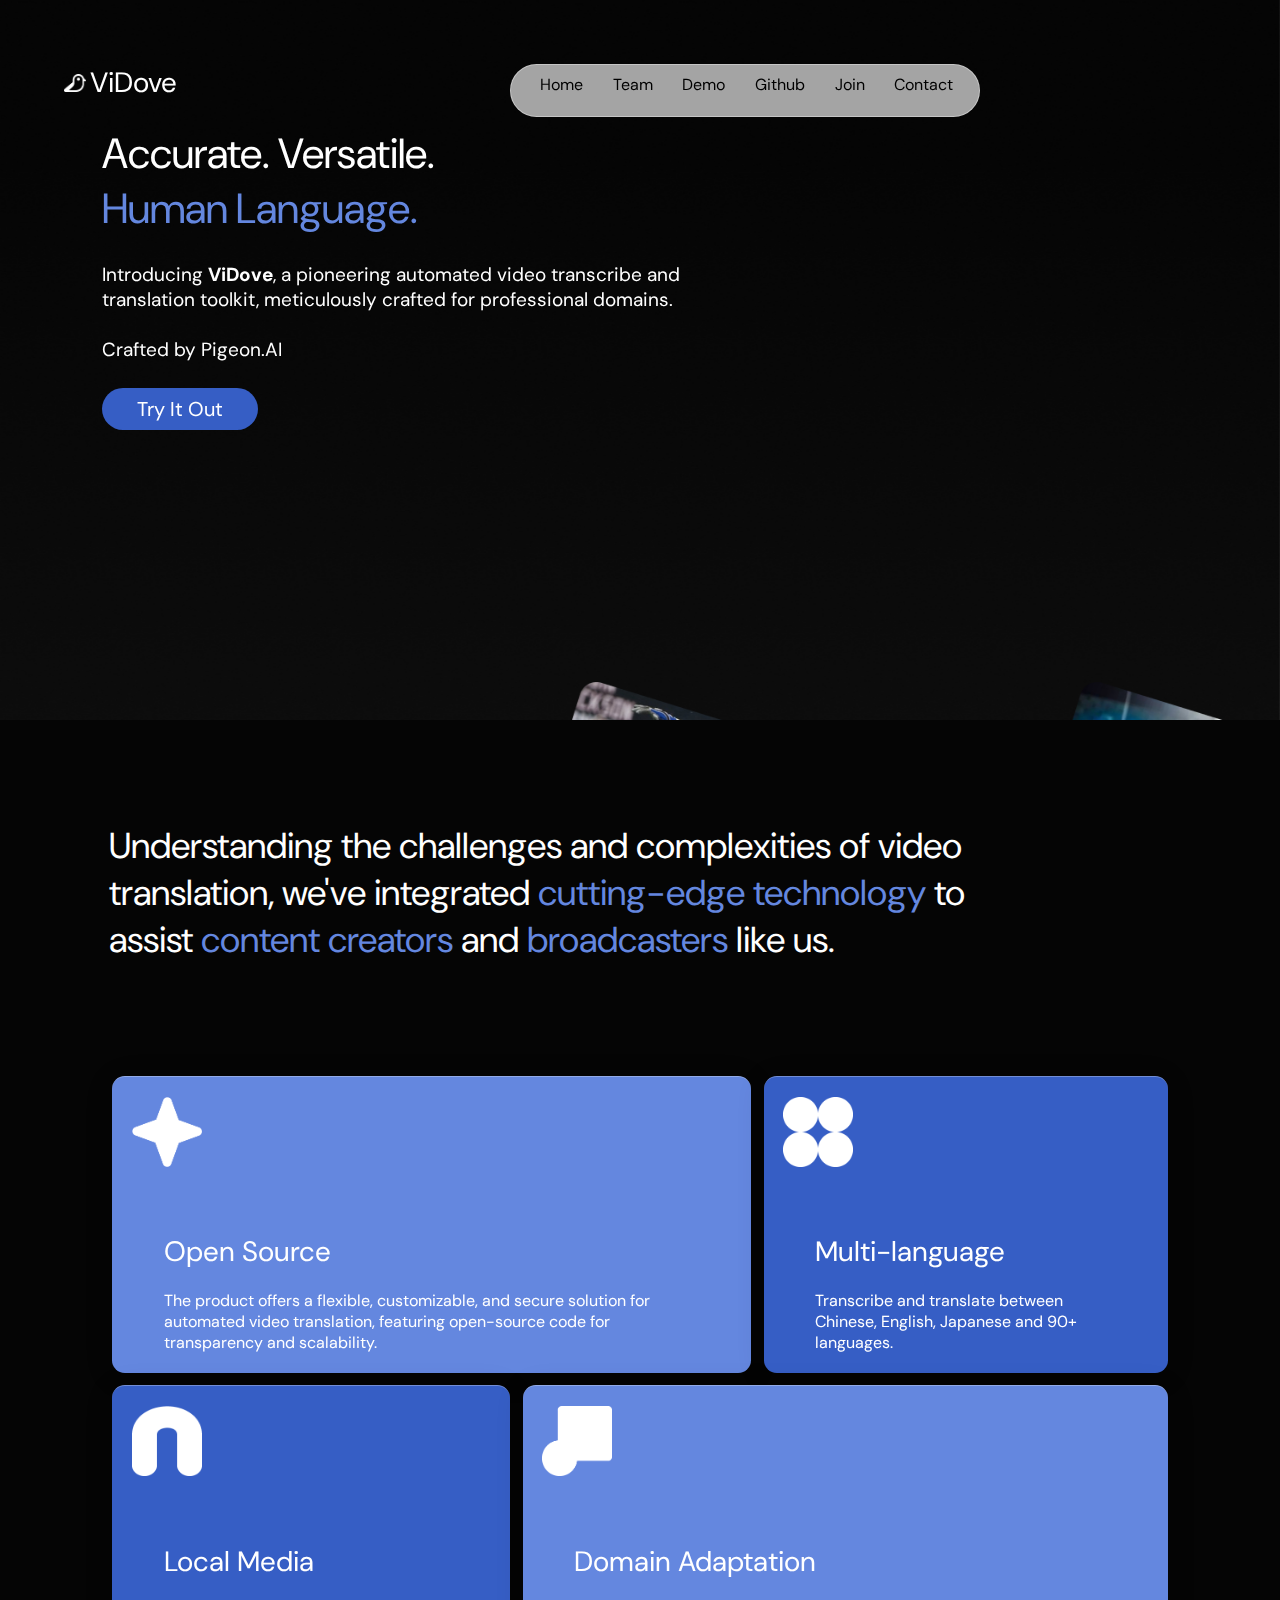
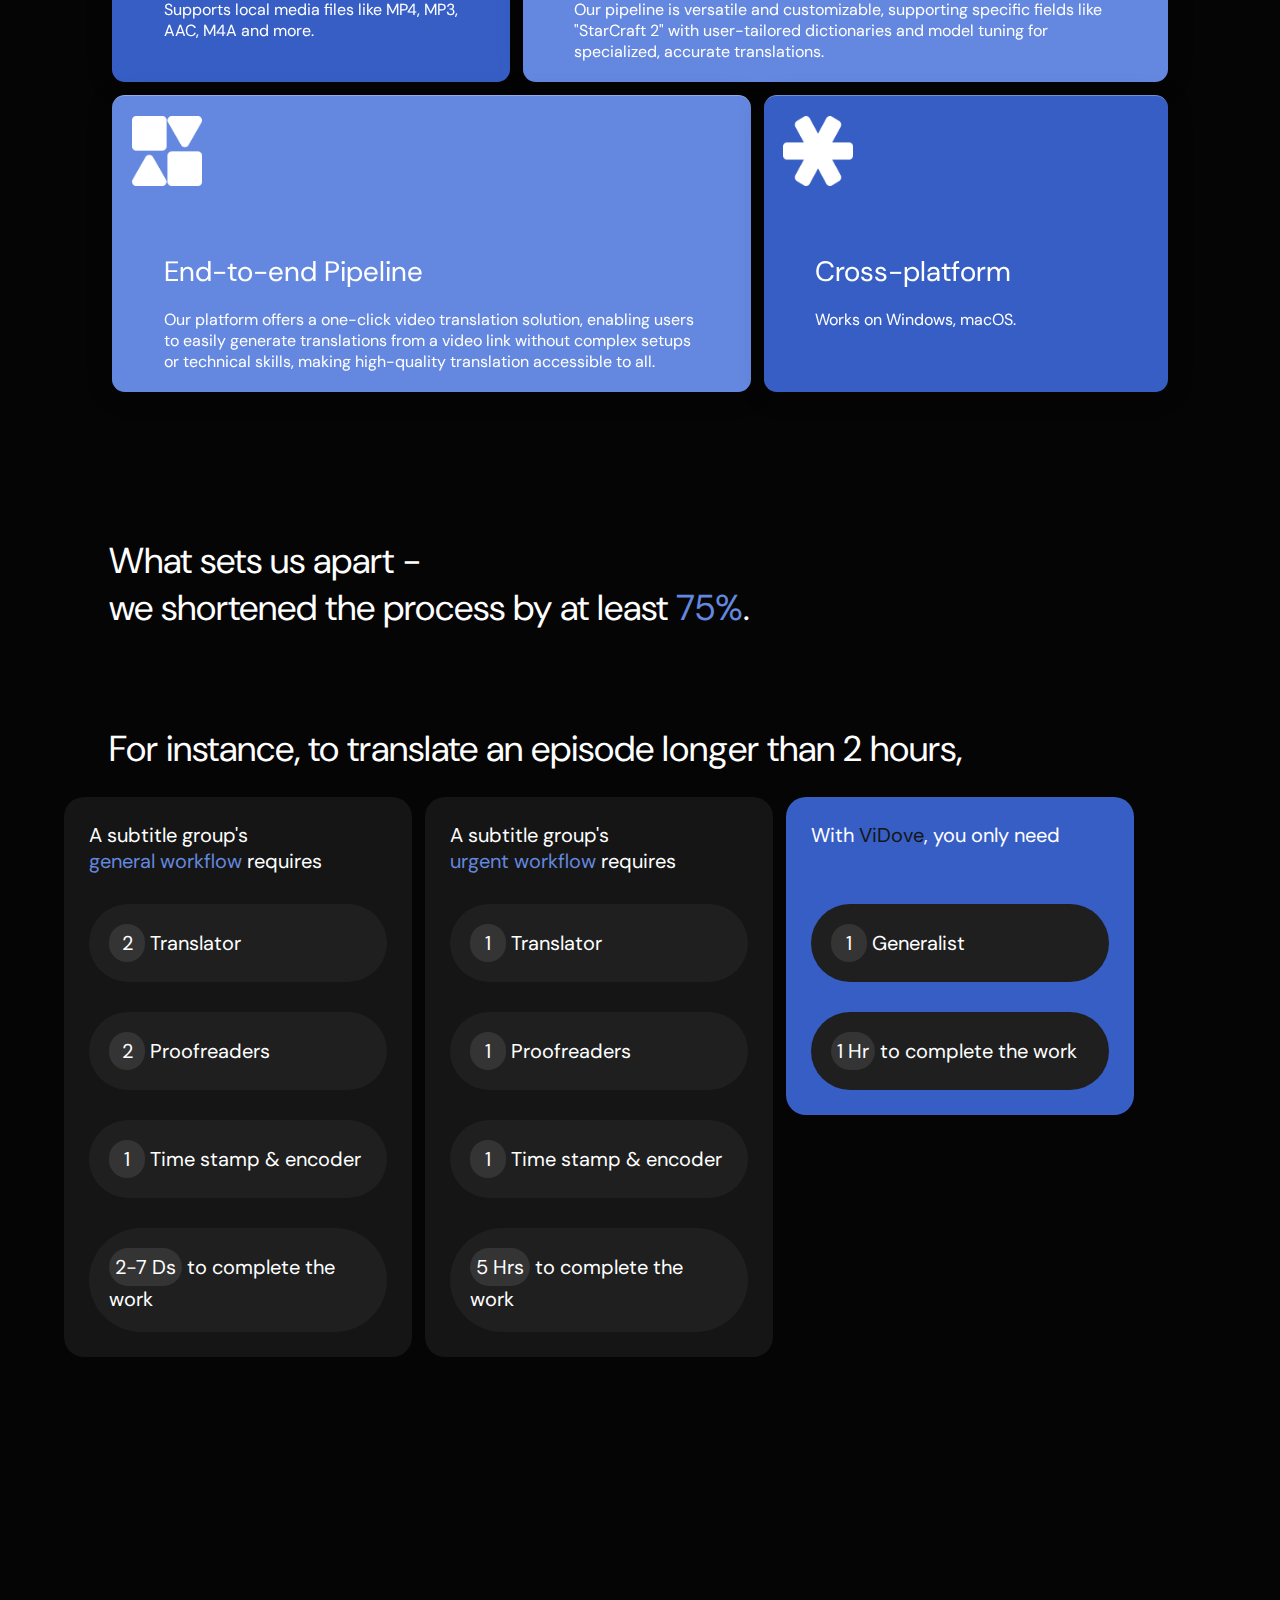
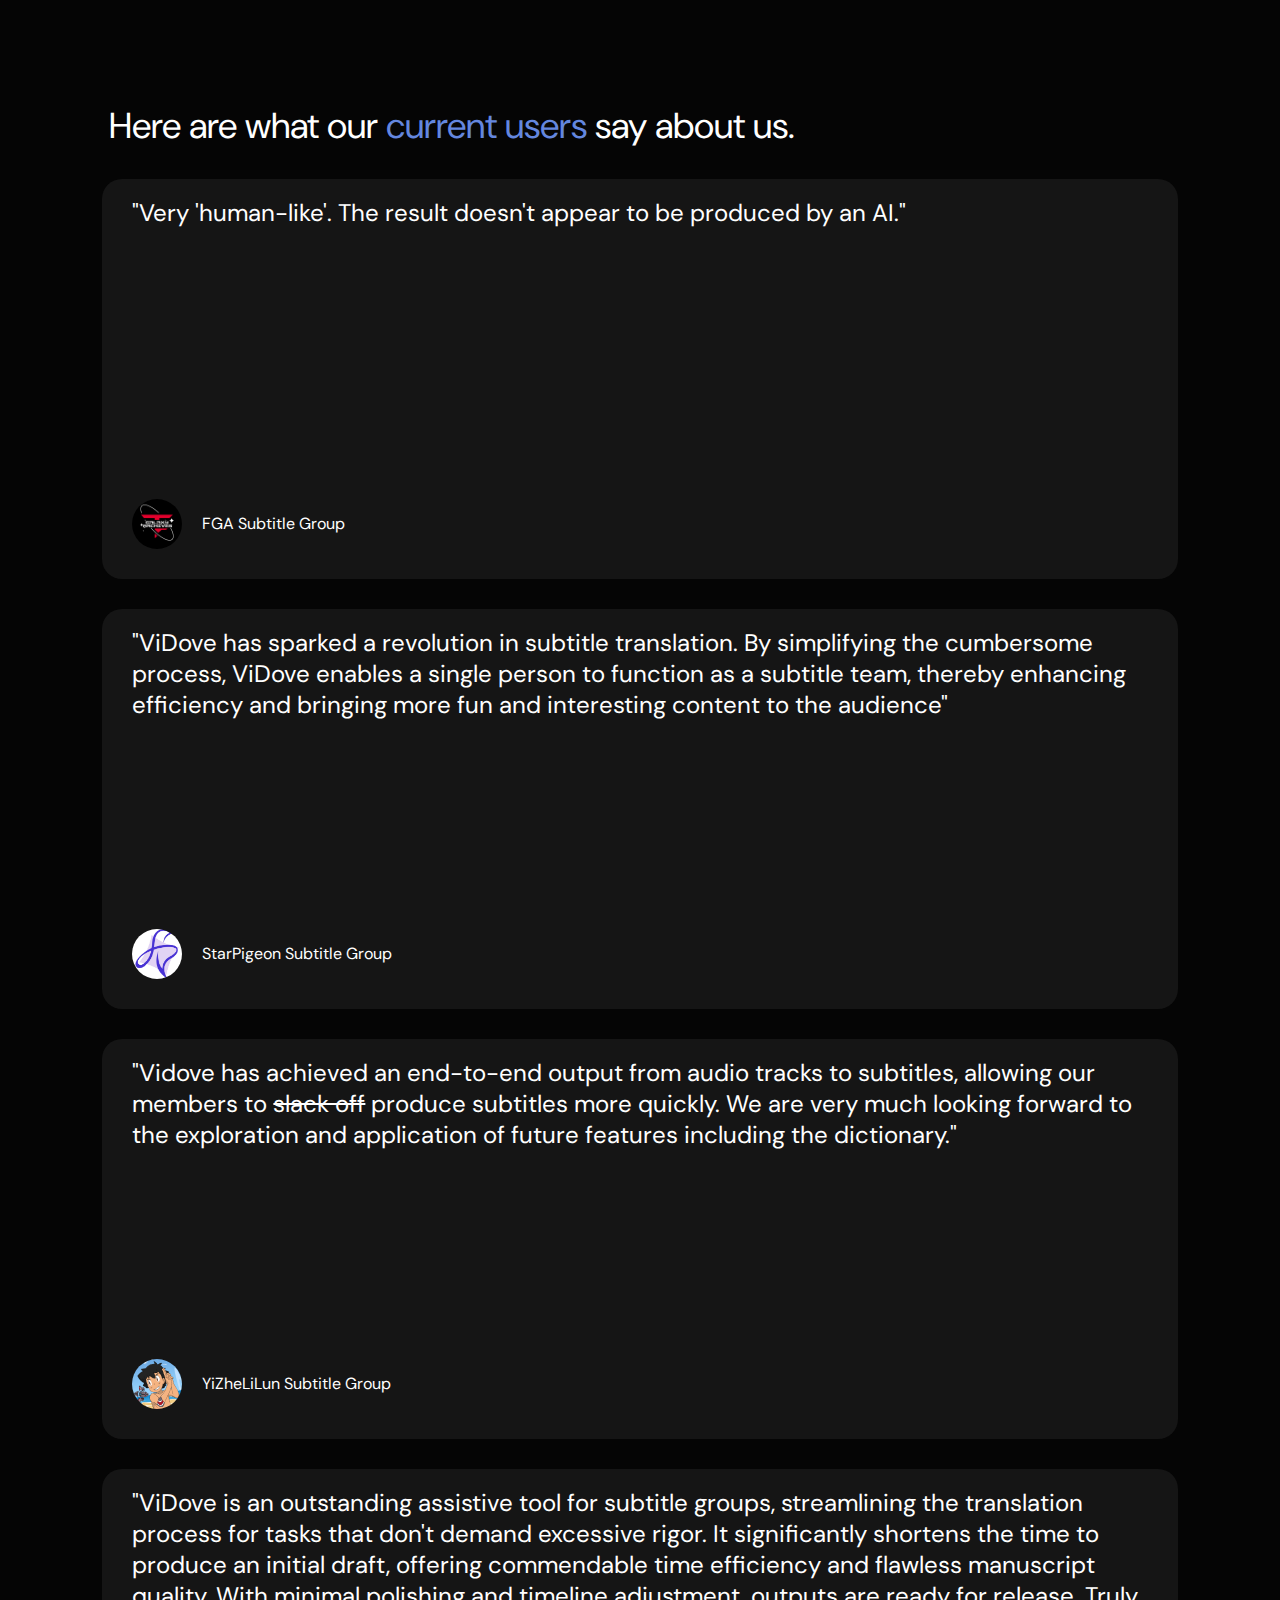
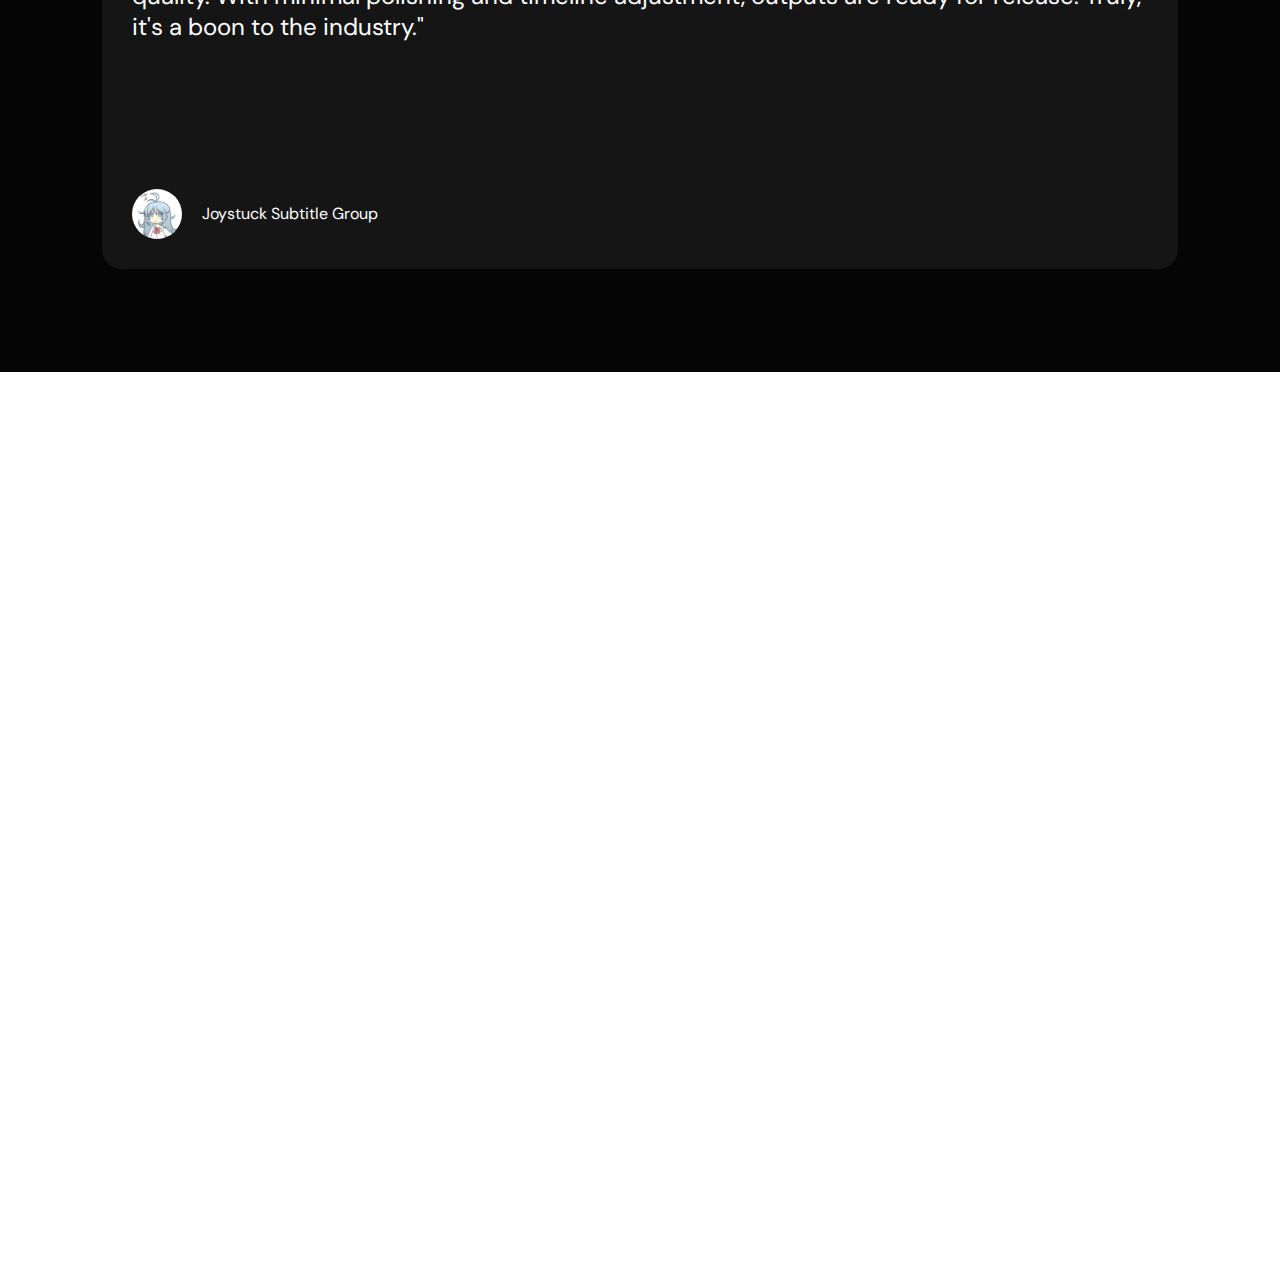
<file: index.html>
<!DOCTYPE html>
<html alt="ViDove">
    <head>
        <title>ViDove</title>
        <link rel="stylesheet"
          href="https://fonts.googleapis.com/css?family=DM+Sans">
          <link rel="stylesheet" href="style.css">
          <link rel="icon" type="image/x-icon" href="vidovelogo_white.png">
    </head>
    <script>
    window.onscroll = function() {myFunction()};

    function myFunction() {
      if (document.documentElement.scrollTop > 3000) {
        document.getElementById("hpcontact").style.display = "initial";
        document.getElementById("hphero").style.display = "none";
        document.getElementById("hpheroimage_mobile_end").style.display = "initial";
        document.getElementById("hpheroimage_mobile").style.display = "none";
        // console.log('hello');
      } else {
        document.getElementById("hpcontact").style.display = "none";
        document.getElementById("hphero").style.display = "initial";
        document.getElementById("hpheroimage_mobile_end").style.display = "none";
        document.getElementById("hpheroimage_mobile").style.display = "initial";
      }
    }

    function hamburgerbar() {
      var x = document.getElementById("topnavoptionbar");
      if (x.style.display === "block") {
        x.style.display = "none";
      } else {
        x.style.display = "block";
      }
    }
    </script>
    <body>

        <div id="topnav">
            <img class="topnavlogo" src="vidovelogo_white.png">
            <a class="topnavtitle" href="index.html" style="text-decoration: none; color:white;">ViDove</a>
            <div id="topnavcontrol" onclick="hamburgerbar()">=</div>
            <div id="topnavoptionbar">
              <a class="topnavoptions" href="index.html" style="text-decoration: none; color:black;">Home</a>
              <a class="topnavoptions" href="team.html" style="text-decoration: none; color:black;">Team</a>
              <!-- // need the actual demo link -->
              <a class="topnavoptions" href="https://ai.starpigeon.group/" style="text-decoration: none; color:black;">Demo</a>
              <!-- // need the actual email address -->
              <a class="topnavoptions" href="https://github.com/pigeonai-org/ViDove" style="text-decoration: none; color:black;">Github</a>
              <a class="topnavoptions" href="https://starstarpigeon.larksuite.com/share/base/form/shrusiQMWAOmmNlOMUmJrm3qc1e" style="text-decoration: none; color:black;">Join</a>
              <a class="topnavoptions" href="mailto:gggzmz@163.com" style="text-decoration: none; color:black;">Contact</a>
          </div>  
        </div>

        <img src="tempimage1.jpg" id="hpheroimage_desktop">
        <img src="tempimage_tabloid.jpg" id="hpheroimage_tabloid">
        <img src="tempimage_mobile.jpg" id="hpheroimage_mobile">
        <img src="tempimage_mobile_end.jpg" id="hpheroimage_mobile_end">

        <div id="hphero">
            <div id="hpherotagline">Accurate. Versatile.<br><a style="color:#6487DF">Human Language.</a></div>
            <div class="hpbodycopy">Introducing <b>ViDove</b>, a pioneering automated video transcribe and translation toolkit, meticulously crafted for professional domains.</div>
            <div class="hpbodycopy">Crafted by Pigeon.AI</div>
            <div class="hpcta"><a href="https://ai.starpigeon.group/" style="text-decoration: none; color:white;">Try It Out</a></div>
        </div>

        <div id="hpcontent">
            <div id="hpmission">Understanding the challenges and complexities of video translation, we've integrated <a style="color:#6487DF">cutting-edge technology</a> to assist <a style="color:#6487DF">content creators</a> and <a style="color:#6487DF">broadcasters</a> like us.</div>
            <div class="grid-container">
              <div class="item1">
                    <img src="images/illustration1.png" class="illustration" style="text-align: left;">
                    <div class="hpstorytitle">Open Source</div>
                    <div class="hpstorybody">The product offers a flexible, customizable, and secure solution for automated video translation, featuring open-source code for transparency and scalability.</div>
              </div>
              <div class="item2">
                <img src="images/illustration2.png" class="illustration" style="text-align: left;">
                <div class="hpstorytitle">Multi-language</div>
                <div class="hpstorybody">Transcribe and translate between Chinese, English, Japanese and 90+ languages.</div>
              </div>
              <div class="item3">
                <img src="images/illustration3.png" class="illustration" style="text-align: left;">
                <div class="hpstorytitle">Local Media</div>
                <div class="hpstorybody">Supports local media files like MP4, MP3, AAC, M4A and more.</div>
              </div>  
              <div class="item4">
                <img src="images/illustration4.png" class="illustration" style="text-align: left;">
                <div class="hpstorytitle">Domain Adaptation</div>
                <div class="hpstorybody">Our pipeline is versatile and customizable, supporting specific fields like "StarCraft 2" with user-tailored dictionaries and model tuning for specialized, accurate translations.</div>
              </div>
              <div class="item5">
                <img src="images/illustration5.png" class="illustration" style="text-align: left;">
                <div class="hpstorytitle">End-to-end Pipeline</div>
                <div class="hpstorybody">Our platform offers a one-click video translation solution, enabling users to easily generate translations from a video link without complex setups or technical skills, making high-quality translation accessible to all.</div>
              </div>
              <div class="item6">
                <img src="images/illustration6.png" class="illustration" style="text-align: left;">
                <div class="hpstorytitle">Cross-platform</div>
                <div class="hpstorybody">Works on Windows, macOS.</div>
              </div> 
            </div>

            <div id="hpdifferent">What sets us apart - <br>we shortened the process by at least <a style="color:#6487DF">75%</a>. <br><br><br>For instance, to translate an episode longer than 2 hours,</div>

            <div class="hphowdif">
                <div class="comparisontype1">
                    <div class="comparison1">A subtitle group's <br><a style="color:#6487DF">general workflow</a> requires</div>
                    <div class="comparison2"><div class="numberhighlight">2</div> Translator</div>
                    <div class="comparison2"><div class="numberhighlight">2</div> Proofreaders</div>
                    <div class="comparison2"><div class="numberhighlight">1</div> Time stamp & encoder</div>
                    <div class="comparison2"><div class="numberhighlight">2-7 Ds</div> to complete the work</div>
                </div>

                <div class="comparisontype1">
                    <div class="comparison1">A subtitle group's <br><a style="color:#6487DF">urgent workflow</a> requires</div>
                    <div class="comparison2"><div class="numberhighlight">1</div> Translator</div>
                    <div class="comparison2"><div class="numberhighlight">1</div> Proofreaders</div>
                    <div class="comparison2"><div class="numberhighlight">1</div> Time stamp & encoder</div>
                    <div class="comparison2"><div class="numberhighlight">5 Hrs</div> to complete the work</div>
                </div>

                <div class="comparisontype2">
                    <div class="comparison1">With <a style="color:#151515">ViDove</a>, you only need<br><br></div>
                    <div class="comparison2"><div class="numberhighlight">1</div> Generalist</div>
                    <div class="comparison2"><div class="numberhighlight">1 Hr</div> to complete the work</div>
                </div>
            </div>
            <br><br><br><br>

            <div id="hptestimonial">Here are what our <a style="color:#6487DF">current users</a> say about us.</div>
            <div class="testimonial">
                <div class="testimonialcontent">
                    <div class='testimonialcontentquote'>"Very 'human-like'. The result doesn't appear to be produced by an AI."</div>
                    <img src="userprofileimage/image2.png" class='testimonialcontentimage'>
                    <div class='testimonialcontentname'>FGA Subtitle Group</div>
                </div>
                <div class="testimonialcontent">
                    <div class='testimonialcontentquote'>"ViDove has sparked a revolution in subtitle translation. By simplifying the cumbersome process, ViDove enables a single person to function as a subtitle team, thereby enhancing efficiency and bringing more fun and interesting content to the audience"</div>
                    <img src="userprofileimage/image6.jpg" class='testimonialcontentimage'>
                    <div class='testimonialcontentname'>StarPigeon Subtitle Group</div>
                </div>
                <div class="testimonialcontent">
                    <div class='testimonialcontentquote'>"Vidove has achieved an end-to-end output from audio tracks to subtitles, allowing our members to <a style="text-decoration: line-through;">slack off</a> produce subtitles more quickly. We are very much looking forward to the exploration and application of future features including the dictionary."</div>
                    <img src="userprofileimage/image4.jpeg" class='testimonialcontentimage'>
                    <div class='testimonialcontentname'>YiZheLiLun Subtitle Group</div>
                </div>
                <div class="testimonialcontent">
                    <div class='testimonialcontentquote'>"ViDove is an outstanding assistive tool for subtitle groups, streamlining the translation process for tasks that don't demand excessive rigor. It significantly shortens the time to produce an initial draft, offering commendable time efficiency and flawless manuscript quality. With minimal polishing and timeline adjustment, outputs are ready for release. Truly, it's a boon to the industry."</div>
                    <img src="userprofileimage/image5.jpeg" class='testimonialcontentimage'>
                    <div class='testimonialcontentname'>Joystuck Subtitle Group</div>
                </div>
                
            </div>
            
            <br><br><br><br>
        </div>

        <div id="hpplaceholder"></div>
        <div id="hpcontact">
            <!-- // need the actual email address -->
            <div id="hpherotagline"><a href="mailto:someone@example.com" style="text-decoration: none; color:white;">Sounds exciting? <br>Reach out to try!</a></div>
            <div class="hpcta"><a href="mailto:gggzmz@163.com = Feedback&body = Message" style="text-decoration: none; color:white;">Contact Us</a></div>
        </div>
<!-- 
        <svg style="visibility: hidden; position: absolute;" width="0" height="0" xmlns="http://www.w3.org/2000/svg" version="1.1">
  <defs>
        <filter id="round">
            <feGaussianBlur in="SourceGraphic" stdDeviation="5" result="blur" />    
            <feColorMatrix in="blur" mode="matrix" values="1 0 0 0 0  0 1 0 0 0  0 0 1 0 0  0 0 0 19 -9" result="goo" />
            <feComposite in="SourceGraphic" in2="goo" operator="atop"/>
        </filter>
    </defs>
</svg> -->

    </body>
</html>
</file>
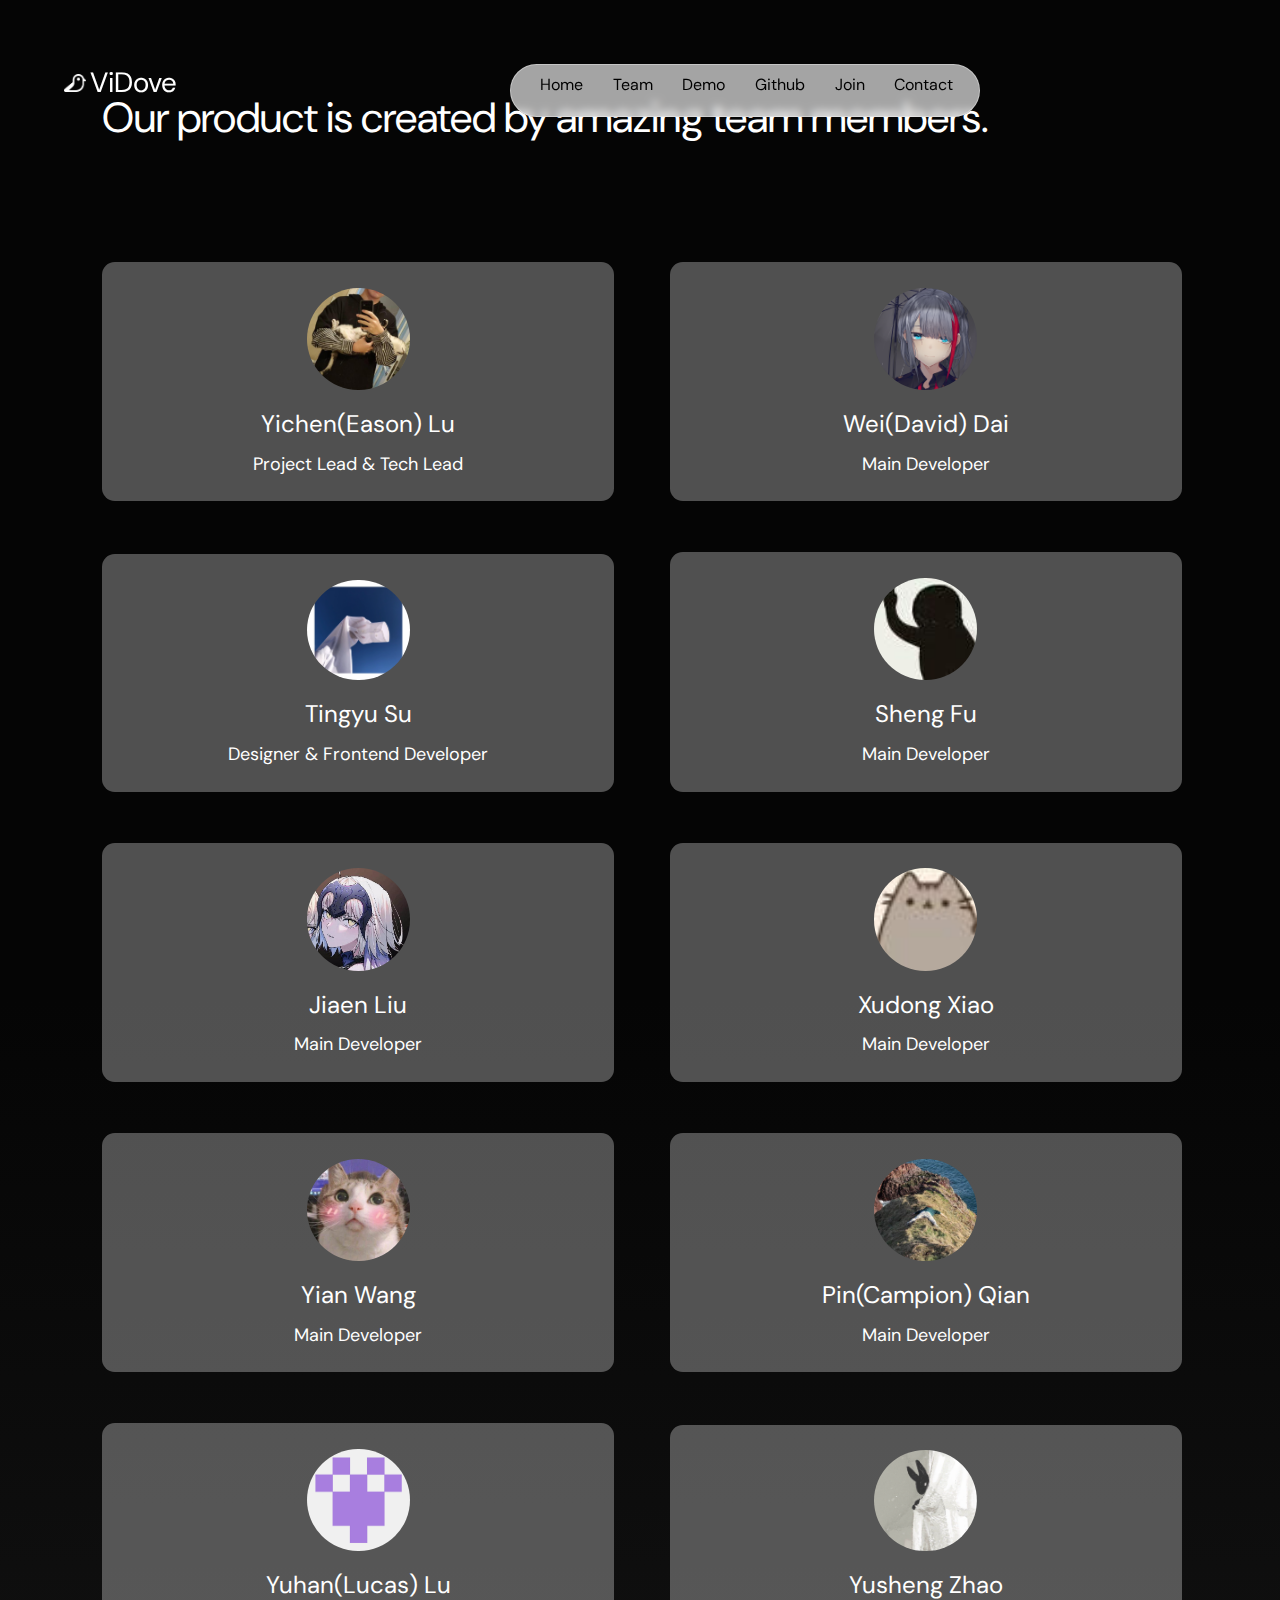
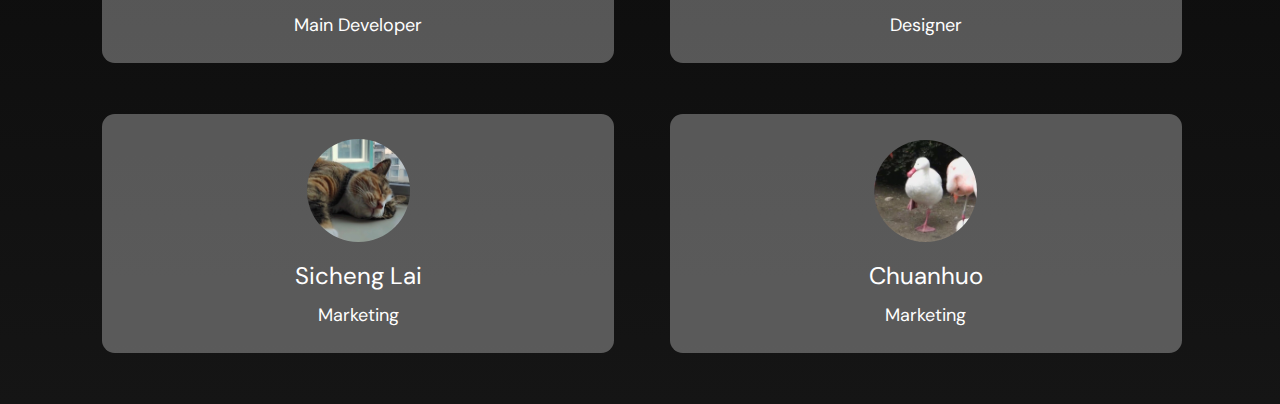
<file: team.html>
<!DOCTYPE html>
<html alt="ViDove">
    <head>
        <link rel="stylesheet" href="https://fonts.googleapis.com/css?family=DM+Sans">
        <link rel="icon" type="image/x-icon" href="vidovelogo_white.png">
        <link rel="stylesheet" href="team.css">
        <link rel="stylesheet" href="style.css">
    </head>
    <script>

    function hamburgerbar() {
      var x = document.getElementById("topnavoptionbar");
      if (x.style.display === "block") {
        x.style.display = "none";
      } else {
        x.style.display = "block";
      }
    }
    </script>
    <body style="background-color: #111111;background-image: linear-gradient(to bottom, #050505, #050505, #151515);">

        <div id="topnav">
            <img class="topnavlogo" src="vidovelogo_white.png">
            <a class="topnavtitle" href="index.html" style="text-decoration: none; color:white;">ViDove</a>
            <div id="topnavcontrol" onclick="hamburgerbar()">=</div>
            <div id="topnavoptionbar">
              <a class="topnavoptions" href="index.html" style="text-decoration: none; color:black;">Home</a>
              <a class="topnavoptions" href="team.html" style="text-decoration: none; color:black;">Team</a>
              <!-- // need the actual demo link -->
              <a class="topnavoptions" href="http://43.155.155.133:7860/" style="text-decoration: none; color:black;">Demo</a>
              <!-- // need the actual email address -->
              <a class="topnavoptions" href="https://github.com/pigeonai-org/ViDove" style="text-decoration: none; color:black;">Github</a>
              <a class="topnavoptions" href="https://starstarpigeon.larksuite.com/share/base/form/shrusiQMWAOmmNlOMUmJrm3qc1e" style="text-decoration: none; color:black;">Join</a>
              <a class="topnavoptions" href="mailto:gggzmz@163.com" style="text-decoration: none; color:black;">Contact</a>
          </div>  
        </div>

        <div id="teamtitle">Our product is created by amazing team members.</div>

        <div class="teammembertiles">

            <div class="teammembertile">
                <a href="https://yichen14.github.io"><img class="teammemberpic" src="assets/members/Eason.jpeg"></a>
                <div class="teammembername">Yichen(Eason) Lu</div>
                <div class="teammemberbio">Project Lead & Tech Lead</div>
            </div>

            <div class="teammembertile">
                <a href="/path/to/website"><img class="teammemberpic" src="assets/members/david.png"></a>
                <div class="teammembername">Wei(David) Dai</div>
                <div class="teammemberbio">Main Developer</div>
            </div>

            <div class="teammembertile">
                <a href="/path/to/website"><img class="teammemberpic" src="assets/members/Tingyu.png"></a>
                <div class="teammembername">Tingyu Su</div>
                <div class="teammemberbio">Designer & Frontend Developer</div>
            </div>

            <div class="teammembertile">
                <a href="/path/to/website"><img class="teammemberpic" src="assets/members/wizard.jpeg"></a>
                <div class="teammembername">Sheng Fu</div>
                <div class="teammemberbio">Main Developer</div>
            </div>

            <div class="teammembertile">
                <a href="/path/to/website"><img class="teammemberpic" src="assets/members/jiaen.jpeg"></a>
                <div class="teammembername">Jiaen Liu</div>
                <div class="teammemberbio">Main Developer</div>
            </div>

            <div class="teammembertile">
                <a href="/path/to/website"><img class="teammemberpic" src="assets/members/xxd.jpeg"></a>
                <div class="teammembername">Xudong Xiao</div>
                <div class="teammemberbio">Main Developer</div>
            </div>

            <div class="teammembertile">
                <a href="/path/to/website"><img class="teammemberpic" src="assets/members/an.jpeg"></a>
                <div class="teammembername">Yian Wang</div>
                <div class="teammemberbio">Main Developer</div>
            </div>

            <div class="teammembertile">
                <a href="/path/to/website"><img class="teammemberpic" src="assets/members/Champion.jpeg"></a>
                <div class="teammembername">Pin(Campion) Qian</div>
                <div class="teammemberbio">Main Developer</div>
            </div>

            <div class="teammembertile">
                <a href="/path/to/website"><img class="teammemberpic" src="assets/members/lucas.png"></a>
                <div class="teammembername">Yuhan(Lucas) Lu</div>
                <div class="teammemberbio">Main Developer</div>
            </div>

            <div class="teammembertile">
                <a href="/path/to/website"><img class="teammemberpic" src="assets/members/Siha.png"></a>
                <div class="teammembername">Yusheng Zhao</div>
                <div class="teammemberbio">Designer</div>
            </div>

            <div class="teammembertile">
                <a href="/path/to/website"><img class="teammemberpic" src="assets/members/sicheng.png"></a>
                <div class="teammembername">Sicheng Lai</div>
                <div class="teammemberbio">Marketing</div>
            </div>

            <div class="teammembertile">
                <a href="/path/to/website"><img class="teammemberpic" src="assets/members/Chuanhuo.png"></a>
                <div class="teammembername">Chuanhuo</div>
                <div class="teammemberbio">Marketing</div>
            </div>
        </div>
            
            
    </body>
</html>
</file>
<file: style.css>
html{
            color: white;
            margin: 0;
            font-family: 'DM Sans', Helvetica, sans-serif;
/*            background-image: linear-gradient(to bottom, #10145D, #10145D, #111111);*/
        }
        body{
            margin: 0;
        }

        @media screen and (max-device-width: 700px) {
            #topnav{
                z-index: 2;
                position: fixed;
                top:5vw;
                left: 5vw;
            }
            .topnavtitle{
                font-size: 50px;
                margin-right: 10vw;
            }
            .topnavlogo{
                width: 48px;
            }
            #topnavoptionbar{
              position: absolute;
              left: 68vw;
              top: 100px;
              border-radius: 2vw;
                padding-left: 5vw;
                padding-right: 2vw;
                padding-bottom: 2vw;
                color: black;
                backdrop-filter: blur(4.5px);
                border: 1px solid rgba(255, 255, 255, 0.36);
                background: rgba(255, 255, 255, 0.64);
                display: none;
            }
            #topnavcontrol{
                position: absolute;
                top: -20px;
                left: 80vw;
                font-size: 80px;
                color: black;
                width: 110px;
                height: 110px;
                text-align: center;
                backdrop-filter: blur(4.5px);
                border-radius: 20vw;
                border: 1px solid rgba(255, 255, 255, 0.36);
                background: rgba(255, 255, 255, 0.64);
            }
            .topnavoptions{
                font-size: 36px;
                display: block;
                margin-right: 3vw;
                margin-top: 3vw;
            }
            #hphero{
                z-index: -1;
                position: fixed;
                min-height: 400px;
                margin-left: 10vw;
                top: 10vh;
                width: 80vw;
                text-align: center;
            }
            .hpstorycolumn{
                display: none;
            }
            .hpcta{
                border-radius: 5vw;
                padding: 10px;
                width: 280px;
                border: solid 1px;
                text-align: center;
                background-color: #365EC5;
                font-size: 36px;
                color: #365EC5;
                margin: auto;
            }
            #hpheroimage_desktop{
                display: none;
            }
            #hpheroimage_tabloid{
                position: fixed;
                width: 100vw;
                top: 0;
                z-index: -4;
                display: none;
            }
            #hpheroimage_mobile{
                position: fixed;
                width: 100vw;
                top: 0;
                z-index: -4;
            }
            #hpheroimage_mobile_end{
                position: fixed;
                width: 100vw;
                top: 0;
                z-index: -5;
            }
            #hpherotagline{
                font-size: 80px;
                margin-bottom: 3vw;
            }
            .hpbodycopy{
                font-size: 36px;
                margin-bottom: 4vw;
            }
            #hpcontent{
                margin-top: 70vh;
                background-color: #050505;
/*                background-image: linear-gradient(to bottom, #10145D, #111111);*/
            }
            #hpmission{
                text-align: left;
                font-size: 60px;
                width: 80vw;
                margin-left: 9vw;
                padding-top: 12vw;
                padding-bottom: 12vw;
            }

            #hpdifferent{
                text-align: left;
                font-size: 48px;
                width: 84vw;
                margin-left: 9vw;
                padding-top: 12vw;
/*                padding-bottom: 12vw;*/
            }

            #hptestimonial{
                text-align: left;
                font-size: 48px;
                width: 84vw;
                margin-left: 9vw;
                padding-top: 12vw;
/*                padding-bottom: 3vh;*/
            }
            .hpstorytitle{
                text-align: left;
                font-size: 48px;
                margin-bottom: 1.5vw;
                margin-left: 5vw;
             }
            .hpstorybody{
                text-align: left;
                font-size: 32px;
                margin-left: 5vw;
                margin-right: 5vw;
                margin-bottom: 5vw;
            }
            .comparisontype1{
                display: inline-block;
                margin-right: 0.7vw;
                background-color: #151515;
                padding: 25px;
                border-radius: 20px;
                vertical-align: top;
                width: 80vw;
                margin-bottom: 20px;
            }
            .comparisontype2{
                display: inline-block;
                margin-right: 0.7vw;
                background-color: #365EC5;
                padding: 25px;
                border-radius: 20px;
                vertical-align: top;
                width: 80vw;
            }
            .comparison1{
                font-size: 36px;
            }
            .comparison2{
                font-size: 28px;
                border-radius: 10vw;
                background-color: #1F1F1F;
                margin-top: 30px;
                padding: 20px;
            }
            .numberhighlight{
                padding: 6px;
                display: inline-block;
                background-color: #343434;
                border-radius: 10vw;
                min-width: 24px;
                text-align: center;
            }
            #hpplaceholder{
                height: 60vh;
            }
            #hpcontact{
                z-index: -1;
                position: fixed;
                min-height: 400px;
                margin-left: 10vw;
                top: 70vh;
                width: 80vw;
                text-align: center;
            }
            .grid-container {
              display: grid;
              grid-template-columns: auto;
              padding: 10px;
              gap: 1vw;
              margin-left: 8vw;
              margin-right: 8vw;
            }
            .grid-container > div {
/*                background-color: rgba(255, 255, 255, 0.8);*/
/*                text-align: center;*/
                padding: 20px 0;
                font-size: 30px;
                border-radius: 1vw;
/*                background: rgba(255, 255, 255, 0.15);*/
                box-shadow: 0 4px 30px rgba(0, 0, 0, 0.1);
                backdrop-filter: blur(5px);
                -webkit-backdrop-filter: blur(5px);
                border: 1px solid rgba(255, 255, 255, 0.3);
            }
            .item1 {
                width: 80vw;
                margin: auto;
                margin-bottom: 20px;
                background-color: #365EC5;
            }
            .item2 {
                width: 80vw;
                margin: auto;
                margin-bottom: 20px;
                background-color: #365EC5;
            }
            .item3 {
                width: 80vw;
                margin: auto;
                margin-bottom: 20px;
                background-color: #365EC5;
            }
            .item4 {
                width: 80vw;
                margin: auto;
                margin-bottom: 20px;
                background-color: #365EC5;
            }
            .item5 {
                width: 80vw;
                margin: auto;
                margin-bottom: 20px;
                background-color: #365EC5;
            }
            .item6 {
                width: 80vw;
                margin: auto;
                margin-bottom: 20px;
                background-color: #365EC5;
            }

            .hphowdif{
                margin-top: 2vw; 
                margin-left: 8vw;
            }

            .illustration{
/*                filter:url(#round);
                content:"";
                display:block;*/
                width: 70px; 
                height: 70px; 
                margin-top: 3vw;
                margin-left: 5vw; 
                margin-bottom: 4.5vw; 
                text-align: left;
            }
            .testimonial{
                margin-left: 8vw;
                margin-top: 2vw;
                vertical-align: top;
            }
            .testimonialcontent{
/*                display: inline-block;*/
                width: 84vw;
                min-height: 600px;
                margin-right: 1.5vw;
                margin-bottom: 1.5vw;
                background-color: #151515;
                border-radius: 20px;
                vertical-align: top;
                position: relative;
            }
            .testimonialcontentquote{
                margin: 30px;
                font-size: 36px;
                padding-top: 2vh;
                padding-bottom: 10vh;
            }
            .testimonialcontentimage{
                width: 50px;
                height: 50px;
                border-radius: 10vw;
                display: inline-block;
                vertical-align: center;
                margin: 30px;
                position: absolute;
                bottom:0px;
            }
            .testimonialcontentname{
                display: inline-block;
                vertical-align: 35px;
                position: absolute;
                bottom:45px;
                left: 100px;
                font-size: 32px;
            }
        }






        @media only screen and (min-device-width: 700px) and (max-device-width: 1300px) {
            #topnav{
                z-index: 2;
                position: fixed;
                top: 5vw;
                left: 5vw;
            }
            .topnavtitle{
                font-size: 28px;
                margin-right: 26vw;
/*                margin-top: 1vw;*/
            }
            .topnavlogo{
                width: 22px;
            }
            #topnavoptionbar{
                float: right;
                background: rgba(255, 255, 255, 0.64);
                border-radius: 4vw;
                height: 2vw;
                padding-left: 2.3vw;
                padding-bottom: 2vw;
                color: black;
                backdrop-filter: blur(4.5px);
                border: 1px solid rgba(255, 255, 255, 0.36);
            }
            #topnavcontrol{
                display: none;
            }
            .topnavoptions{
                font-size: 16px;
                display: inline-block;
                margin-right: 2vw;
                margin-top: 0.7vw;
            }
            #hphero{
                z-index: -1;
                position: fixed;
                min-height: 400px;
                margin-left: 8vw;
                top: 14vh;
                width: 50vw;
                height: 35vw;
            }
            .hpstorycolumn{
                display: none;
            }
            .hphowdif{
                margin-top: 10vw; 
                margin-left: 5vw;
            }
            .hpcta{
                border-radius: 10vw;
                padding: 8px;
                width: 140px;
/*                border: solid 1px;*/
                text-align: center;
                background-color: #365EC5;
                font-size: 20px;
                color: #365EC5;
            }
            img{
                width: 50vw;
            }
            #hpheroimage_desktop{
                position: fixed;
                width: 100vw;
                top: 0;
                z-index: -3;
                display: none;
            }
            #hpheroimage_tabloid{
                position: fixed;
                width: 100vw;
                top: 0;
                z-index: -3;
            }
            #hpheroimage_mobile{
                position: fixed;
                width: 100vw;
                top: 0;
                z-index: -4;
                display: none;
            }
            #hpheroimage_mobile_end{
                position: fixed;
                width: 100vw;
                top: 0;
                z-index: -5;
                display: none;
            }
            #hpherotagline{
                font-size: 42px;
                margin-bottom: 2vw;
            }
            .hpbodycopy{
                font-size: 19px;
                margin-bottom: 2vw;
            }
            #hpcontent{
                margin-top: 80vh;
                background-color: #050505;
/*                background-image: linear-gradient(to bottom, #10145D, #111111);*/
            }
            #hpmission{
                text-align: left;
                font-size: 36px;
                width: 70vw;
                margin-left: 8.5vw;
                padding-top: 8vw;
                padding-bottom: 8vw;
            }
            #hpdifferent{
                text-align: left;
                font-size: 36px;
                width: 70vw;
                margin-left: 8.5vw;
                margin-top: 15vh;
            }
            #hptestimonial{
                text-align: left;
                font-size: 36px;
                width: 70vw;
                margin-left: 8.5vw;
                margin-top: 40vh;
            }
            .hpstorytitle{
                text-align: left;
                font-size: 28px;
                margin-bottom: 1.5vw;
                margin-left: 4vw;
             }
            .hpstorybody{
                text-align: left;
                font-size: 16px;
                margin-left: 4vw;
                margin-right: 4vw;
            }
            .grid-container {
              display: grid;
              grid-template-columns: auto auto auto;
              padding: 10px;
              gap: 1vw;
              margin-left: 8vw;
              margin-right: 8vw;
            }
            .grid-container > div {
/*                background-color: rgba(255, 255, 255, 0.8);*/
/*                text-align: center;*/
                padding: 20px 0;
                font-size: 30px;
                border-radius: 1vw;
/*                background: rgba(255, 255, 255, 0.15);*/
                box-shadow: 0 4px 30px rgba(0, 0, 0, 0.1);
                backdrop-filter: blur(5px);
                -webkit-backdrop-filter: blur(5px);
                border-top: 1px solid rgba(255, 255, 255, 0.3);
            }
            .item1 {
              grid-column-start: 1;
              grid-column-end: 3;
              background-color: #6487DF;
            }
            .item2 {
              background-color: #365EC5;
            }
            .item3 {
              background-color: #365EC5;
            }
            .item4 {
              grid-column-start: 2;
              grid-column-end: 4;
              background-color: #6487DF;
            }
            .item5 {
              grid-column-start: 1;
              grid-column-end: 3;
              background-color: #6487DF;
            }
            .item6 {
              background-color: #365EC5;
            }
            #hpplaceholder{
                height: 100vh;
            }
            #hpcontact{
                z-index: -1;
                position: fixed;
                left: 8vw;
                top: 14vh;
                width: 50vw;
                height: 35vw;
                display: none;
            }
            .hphowdif{
                margin-top: 2vw; 
                height: 36vw;
            }
            .illustration{
/*                filter:url(#round);
                content:"";
                display:block;*/
                width: 70px; 
                height: 70px; 
                margin-left: 1.5vw; 
                margin-bottom: 4.5vw; 
                text-align: left;
            }
            .testimonial{
                margin-left: 8vw;
                margin-top: 2vw;
                vertical-align: top;
            }
            .testimonialcontent{
/*                display: inline-block;*/
                width: 84vw;
                height: 400px;
                margin-right: 1.5vw;
                margin-bottom: 1.5vw;
                background-color: #151515;
                border-radius: 20px;
                vertical-align: top;
                position: relative;
            }
            .testimonialcontentquote{
                margin: 30px;
                font-size: 24px;
                padding-top: 2vh;
            }
            .testimonialcontentimage{
                width: 50px;
                height: 50px;
                border-radius: 10vw;
                display: inline-block;
                vertical-align: center;
                margin: 30px;
                position: absolute;
                bottom:0px;
            }
            .testimonialcontentname{
                display: inline-block;
                vertical-align: 35px;
                position: absolute;
                bottom:45px;
                left: 100px;
            }
            .comparisontype1{
                display: inline-block;
                margin-right: 0.7vw;
                background-color: #151515;
                padding: 25px;
                border-radius: 20px;
                vertical-align: top;
                width: 24.5%;
            }
            .comparisontype2{
                display: inline-block;
                margin-right: 0.7vw;
                background-color: #365EC5;
                padding: 25px;
                border-radius: 20px;
                vertical-align: top;
                width: 24.5%;
            }
            .comparison1{
                font-size: 20px;
            }
            .comparison2{
                font-size: 20px;
                border-radius: 10vw;
                background-color: #1F1F1F;
                margin-top: 30px;
                padding: 20px;
            }
            .numberhighlight{
                padding: 6px;
                display: inline-block;
                background-color: #343434;
                border-radius: 10vw;
                min-width: 24px;
                text-align: center;
            }
        }





            @media screen and (min-device-width: 1300px) {
            #topnav{
                z-index: 2;
                position: fixed;
                top:2vw;
                left: 2vw;
                width: 96vw;
            }
            .topnavtitle{
                font-size: 28px;
/*                margin-right: 68vw;*/
            }
            .topnavlogo{
                width: 25px;
            }
            #topnavoptionbar{
                float: right;
                background: rgba(255, 255, 255, 0.64);
                border-radius: 35px;
                height: 35px;
                padding-left: 20px;
                padding-bottom: 10px;
                color: black;
                backdrop-filter: blur(4.5px);
                border: 1px solid rgba(255, 255, 255, 0.36);
            }
            #topnavcontrol{
                display: none;
            }
            .topnavoptions{
                font-size: 16px;
                display: inline-block;
                margin-right: 20px;
                margin-top: 12px;
            }
            #hphero{
                z-index: -1;
                position: fixed;
                min-height: 400px;
                margin-left: 8vw;
                top: 26vh;
                width: 35vw;
                height: 35vw;
            }
            .hpstorycolumn{
                width: 30vw;
                float: left;
                display: inline-block;
                margin-left: 8vw;
                margin-top: 10vw;
                margin-right: 2vw;
            }
            .hpcta{
                border-radius: 2vw;
                padding: 10px;
                width: 140px;
                border: solid 1px;
                text-align: center;
                background-color: #365EC5;
                font-size: 20px;
                color: #10145D;
/*                min-height:30px;*/
            }
            img{
                width: 50vw;
            }
            #hpheroimage_desktop{
                position: fixed;
                width: 100vw;
                top: 0;
                z-index: -2;
            }
            #hpheroimage_tabloid{
                position: fixed;
                width: 100vw;
                top: 0;
                z-index: -3;
                display: none;
            }
            #hpheroimage_mobile{
                position: fixed;
                width: 100vw;
                top: 0;
                z-index: -4;
                display: none;
            }
            #hpheroimage_mobile_end{
                position: fixed;
                width: 100vw;
                top: 0;
                z-index: -5;
                display: none;
            }
            #hpherotagline{
                font-size: 54px;
                margin-bottom: 2vw;
            }
            .hpbodycopy{
                font-size: 18px;
                margin-bottom: 2vw;
            }
            #hpcontent{
                margin-top: 95vh;
                background-color: #050505;
/*                background-image: linear-gradient(to bottom, #10145D, #111111);*/
            }
            #hpmission{
                text-align: left;
                font-size: 40px;
                width: 66vw;
                margin-left: 8.5vw;
                padding-top: 8vw;
                padding-bottom: 8vw;
            }
            #hpdifferent{
                text-align: left;
                font-size: 40px;
                width: 66vw;
                margin-left: 8.5vw;
                padding-top: 10vw;
            }
            #hptestimonial{
                text-align: left;
                font-size: 40px;
                width: 66vw;
                margin-left: 8.5vw;
                padding-top: 10vw;
            }
            .hpstorytitle{
                text-align: left;
                font-size: 40px;
                margin-bottom: 1.5vw;
                margin-left: 1.5vw;
             }
            .hpstorybody{
                text-align: left;
                font-size: 18px;
                margin-left: 1.5vw;
                margin-right: 1.5vw;
            }
            .comparisontype1{
                display: inline-block;
                margin-right: 0.7vw;
                background-color: #151515;
                padding: 40px;
                border-radius: 20px;
                vertical-align: top;
                width: 24.3%;
            }
            .comparisontype2{
                display: inline-block;
                margin-right: 0.7vw;
                background-color: #365EC5;
                padding: 40px;
                border-radius: 20px;
                vertical-align: top;
                width: 24.3%;
            }
            .comparison1{
                font-size: 30px;
            }
            .comparison2{
                font-size: 24px;
                border-radius: 10vw;
                background-color: #1F1F1F;
                margin-top: 30px;
                padding: 20px;
            }
            .numberhighlight{
                padding: 10px;
                display: inline-block;
                background-color: #343434;
                border-radius: 10vw;
                min-width: 30px;
                text-align: center;
            }
            .grid-container {
              display: grid;
              grid-template-columns: auto auto auto;
              padding: 10px;
              gap: 1vw;
              margin-left: 8vw;
              margin-right: 8vw;
            }
            .grid-container > div {
/*                background-color: rgba(255, 255, 255, 0.8);*/
/*                text-align: center;*/
                padding: 20px 0;
                font-size: 30px;
                border-radius: 1vw;
/*                background: rgba(255, 255, 255, 0.15);*/
                box-shadow: 0 4px 30px rgba(0, 0, 0, 0.1);
                backdrop-filter: blur(5px);
                -webkit-backdrop-filter: blur(5px);
                border-top: 1.5px solid rgba(255, 255, 255, 0.3);
            }
            .item1 {
              grid-column-start: 1;
              grid-column-end: 3;
              background-color: #6487DF;
            }
            .item2 {
              background-color: #365EC5;
            }
            .item3 {
              background-color: #365EC5;
            }
            .item4 {
              grid-column-start: 2;
              grid-column-end: 4;
              background-color: #6487DF;
            }
            .item5 {
              grid-column-start: 1;
              grid-column-end: 3;
              background-color: #6487DF;
            }
            .item6 {
              background-color: #365EC5;
            }
            #hpplaceholder{
                height: 100vh;
            }
            #hpcontact{
                z-index: -1;
                position: fixed;
                left: 8vw;
                top: 32vh;
                width: 35vw;
                height: 35vw;
                display: none;
            }
            .hphowdif{
                height: 36vw;
                margin-left:8vw;
                margin-top: 20px;
            }
            .illustration{
/*                filter:url(#round);
                content:"";
                display:block;*/
                width: 70px; 
                height: 70px; 
                margin-left: 1.5vw; 
                margin-bottom: 4.5vw; 
                text-align: left;
            }
            .testimonial{
                margin-left: 8vw;
                margin-top: 2vw;
                vertical-align: top;
            }
            .testimonialcontent{
                display: inline-block;
                width: 40.5vw;
                height: 400px;
                margin-right: 1.5vw;
                margin-bottom: 1.5vw;
                background-color: #151515;
                border-radius: 20px;
                vertical-align: top;
                position: relative;
            }
            .testimonialcontentquote{
                margin: 30px;
                font-size: 24px;
            }
            .testimonialcontentimage{
                width: 50px;
                height: 50px;
                border-radius: 10vw;
                display: inline-block;
                vertical-align: center;
                margin: 30px;
                position: absolute;
                bottom:0px;
            }
            .testimonialcontentname{
                display: inline-block;
                vertical-align: 35px;
                position: absolute;
                bottom:45px;
                left: 100px;
            }
        }
</file>
<file: team.css>
html{
    color: white;
    margin: 0;
    font-family: 'DM Sans', Helvetica, sans-serif;
}
body{
    margin: 0;
}

@media screen and (max-device-width: 700px) {
    #teamtitle{
        font-size: 42px;
        min-height: 100px;
        margin-left: 8vw;
        margin-top: 10vh;
        margin-bottom: 8vh;
        width: 80vw;
    }
    .teammembertiles{
        margin-left: 8vw;
    }
    .teammembertile{
        width: 40vw;
        margin-right: 4vw;
        margin-bottom: 4vw;
        background-color: rgba(255, 255, 255, 0.3);
        border-radius: 1vw;
        display: inline-block;
    }
    .teammemberpic{
        width: 8vw;
        margin-left: 16vw;
        margin-top: 2vw;
        border-radius: 50%;
    }
    .teammembername{
        text-align: center;
        font-size: 24px;
        margin-bottom: 1vw;
        margin-top: 1vw;
    }
    .teammemberbio{
        text-align: center;
        font-size: 18px;
        margin-bottom: 2vw;
    }
}



@media only screen and (min-device-width: 700px) and (max-device-width: 1300px) {
    #teamtitle{
        font-size: 42px;
        min-height: 100px;
        margin-left: 8vw;
        margin-top: 10vh;
        margin-bottom: 8vh;
        width: 80vw;
    }
    .teammembertiles{
        margin-left: 8vw;
    }
    .teammembertile{
        width: 40vw;
        margin-right: 4vw;
        margin-bottom: 4vw;
        background-color: rgba(255, 255, 255, 0.3);
        border-radius: 1vw;
        display: inline-block;
    }
    .teammemberpic{
        width: 8vw;
        margin-left: 16vw;
        margin-top: 2vw;
        border-radius: 50%;
    }
    .teammembername{
        text-align: center;
        font-size: 24px;
        margin-bottom: 1vw;
        margin-top: 1vw;
    }
    .teammemberbio{
        text-align: center;
        font-size: 18px;
        margin-bottom: 2vw;
    }
}



@media screen and (min-device-width: 1300px) {
    #teamtitle{
        font-size: 42px;
        min-height: 100px;
        margin-left: 8vw;
        margin-top: 26vh;
        margin-bottom: 8vh;
    }
    .teammembertiles{
        margin-left: 8vw;
    }
    .teammembertile{
        width: 40vw;
        margin-right: 4vw;
        margin-bottom: 4vw;
        background-color: rgba(255, 255, 255, 0.3);
        border-radius: 1vw;
        display: inline-block;
    }
    .teammemberpic{
        width: 6vw;
        margin-left: 17vw;
        margin-top: 1vw;
        border-radius: 50%;
    }
    .teammembername{
        text-align: center;
        font-size: 24px;
    }
    .teammemberbio{
        text-align: center;
        font-size: 18px;
        margin-bottom: 1vw;
    }
}
</file>
